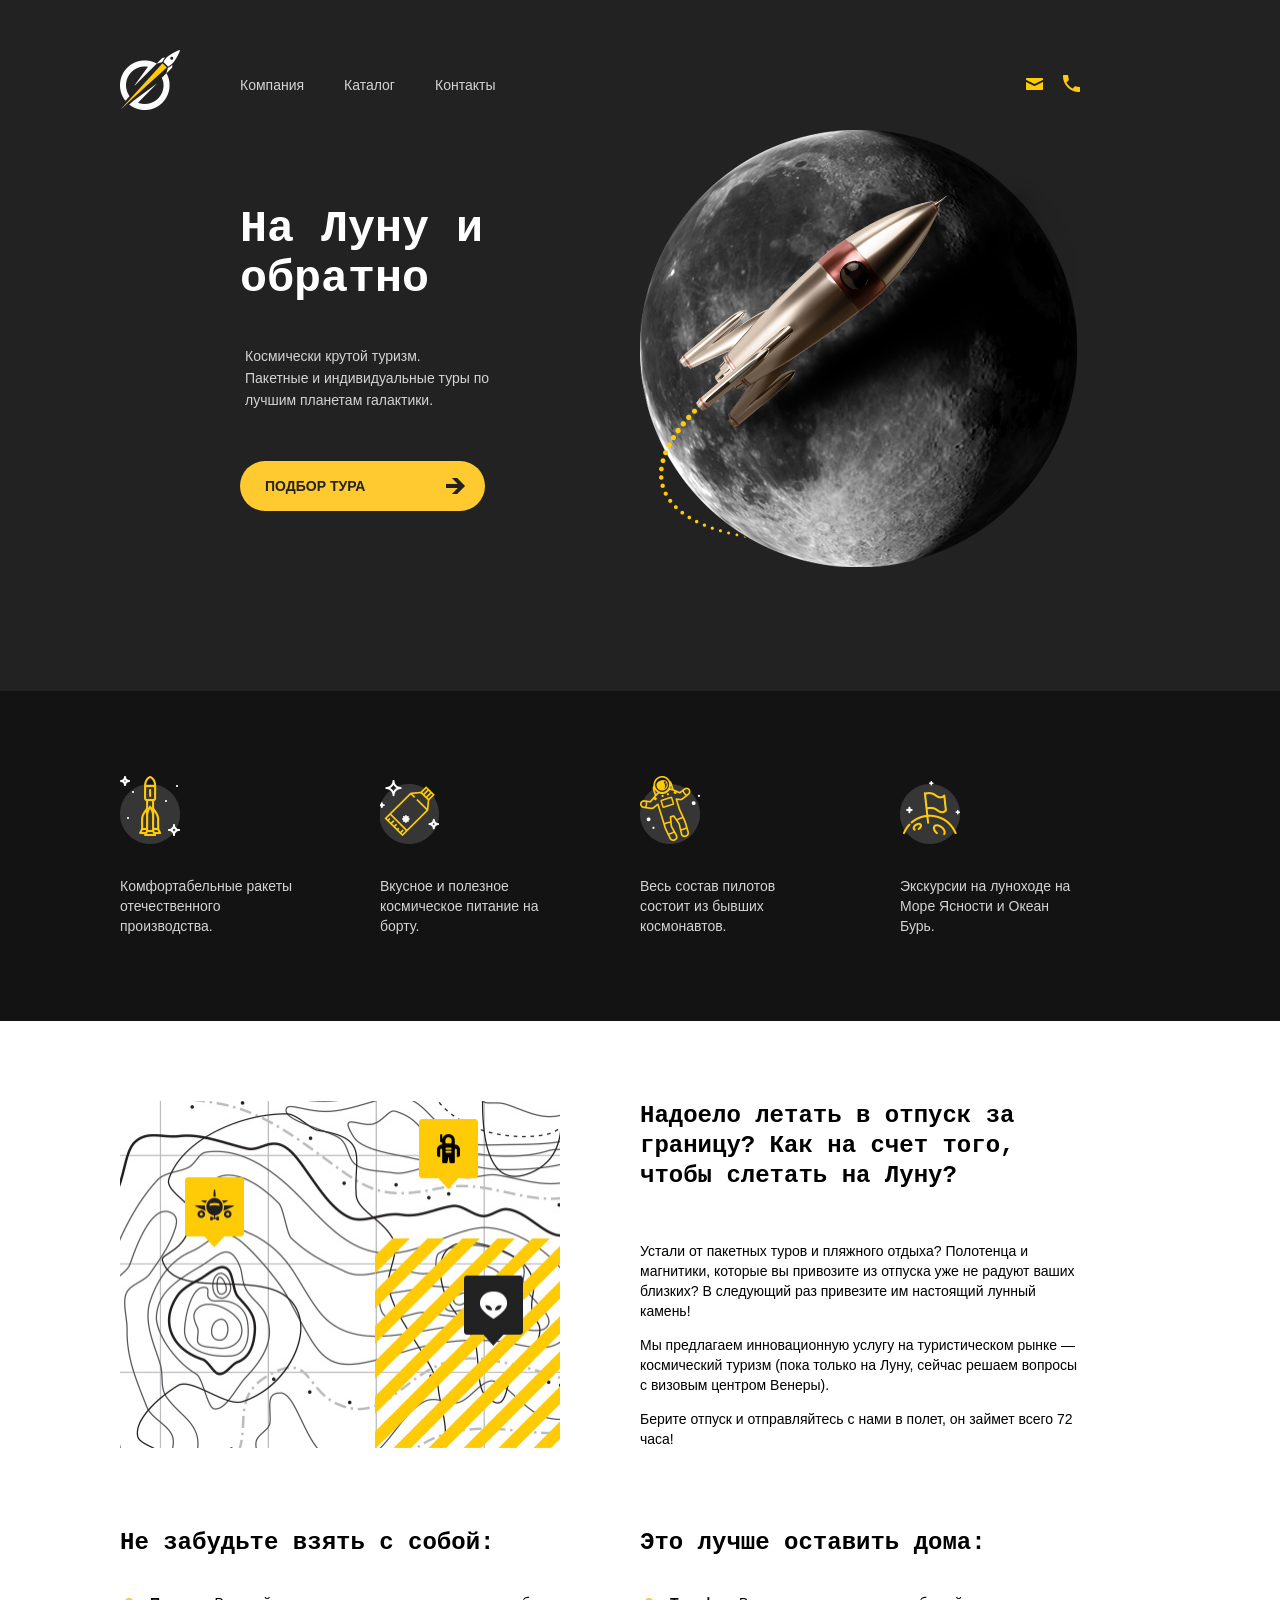
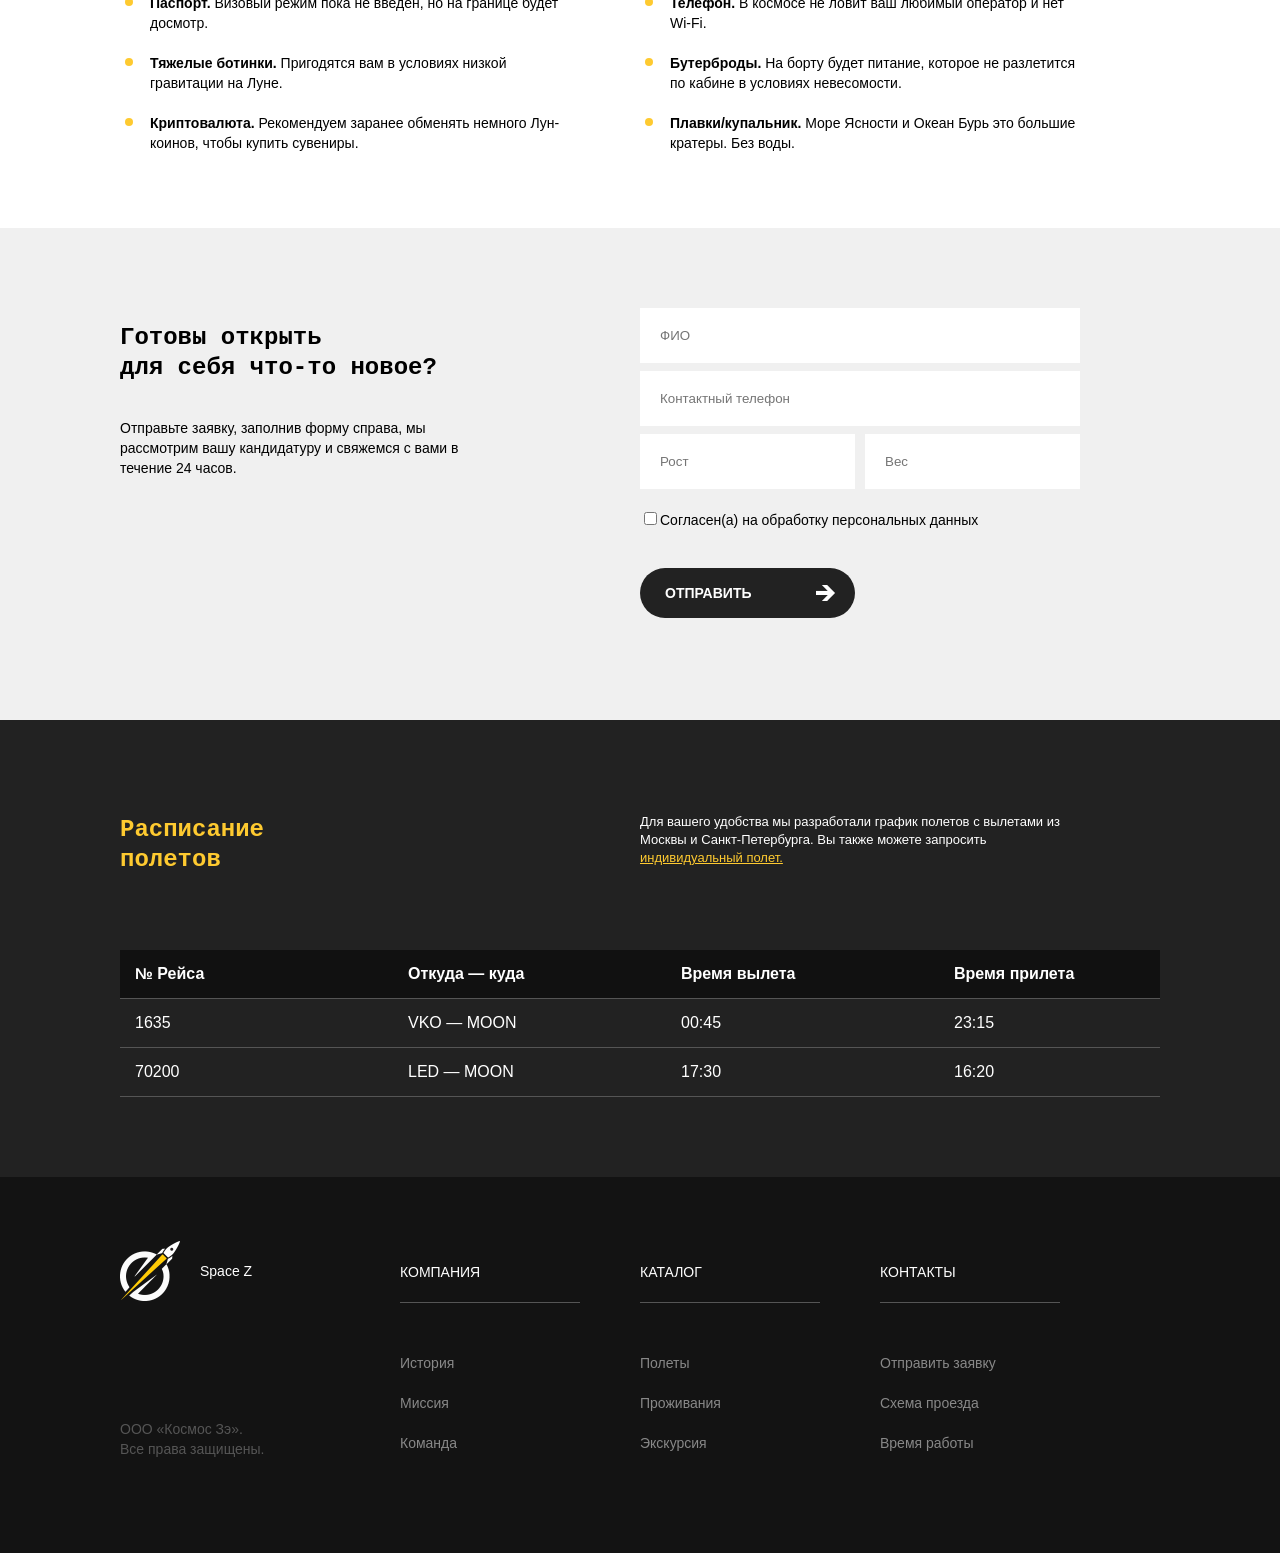
<file: index.html>
<html>
<head>
<meta charset="UTF-8">
<title>На луну и обратно</title>
<link rel="stylesheet" href="css/style.css">
</head>
<body>
<header class="site-header">
<div class="container">
<nav class="main-nav">
<a class="logo">
<img src="img/logo.png" alt="SpaceZ" width="60" height="60">
</a>
<ul class="site-menu">
<li><a href="#">Компания</a></li>
<li><a href="#">Каталог</a></li>
<li><a href="#">Контакты</a></li>
</ul>
<ul class="contacts-menu">
<li>
<a href="#" class="icon icon-mail" title="Написать нам">
<span class="visually-hidden">Написать нам</span>
</a>
</li>
<li>
<a href="#" class="icon icon-phone" title="Позвонить нам">
<span class="visually-hidden">Позвонить нам</span>
</a>
</li>
</ul>
</nav>
<section class="about-us">
<h1>На Луну и обратно</h1>
<p>
Космически крутой туризм.<br>
Пакетные и индивидуальные туры по лучшим планетам галактики.
</p>
<a href="#" class="btn btn-yellow">Подбор тура</a>
</section>
</div>
</header>
<main>
<section class="features">
<div class="container">
<h2 class="visually-hidden">Наши преимущества</h2>
<ul class="features-list">
<li class="feature-made-in-russia">Комфортабельные ракеты отечественного производства.</li>
<li class="feature-food">Вкусное и полезное космическое питание на борту.</li>
<li class="feature-pilots">Весь состав пилотов состоит из бывших космонавтов.</li>
<li class="feature-moon-rover">Экскурсии на луноходе на Море Ясности и Океан Бурь.</li>
</ul>
</div>
</section>

<section class="moon-vacation">
<div class="container columns-container">
<h2 class="visually-hidden">Отпуск на Луне</h2>
<div class="left-column">
<img src="img/map.jpg" alt="Карта путешествия" width="440" height="347">
</div>
<div class="right-column">
<p class="lead"><b>Надоело летать в отпуск за границу? Как на счет того, чтобы слетать на Луну?</b></p>
<p>Устали от пакетных туров и пляжного отдыха? Полотенца и магнитики, которые вы привозите из отпуска уже не радуют ваших близких? В следующий раз привезите им настоящий лунный камень!</p>
<p>Мы предлагаем инновационную услугу на туристическом рынке — космический туризм (пока только на Луну, сейчас решаем вопросы с визовым центром Венеры).</p>
<p>Берите отпуск и отправляйтесь с нами в полет, он займет всего 72 часа!</p>
</div>
</div>
</section>
<section class="recommendations">
<div class="container columns-container">
<h2 class="visually-hidden">Рекомендации для космических туристов</h2>
<div class="left-column">
<h3>Не забудьте взять с собой:</h3>
<ul class="recommendations-list">
<li><strong>Паспорт.</strong> Визовый режим пока не введен, но на границе будет досмотр.</li>
<li><strong>Тяжелые ботинки.</strong> Пригодятся вам в условиях низкой гравитации на Луне.</li>
<li><strong>Криптовалюта.</strong> Рекомендуем заранее обменять немного Лун-коинов, чтобы купить сувениры.</li>
</ul>
</div>
<div class="right-column">
<h3>Это лучше оставить дома:</h3>
<ul class="recommendations-list">
<li><strong>Телефон. </strong>В космосе не ловит ваш любимый оператор и нет Wi-Fi.</li>
<li><strong>Бутерброды.</strong> На борту будет питание, которое не разлетится по кабине в условиях невесомости.</li>
<li><strong>Плавки/купальник.</strong> Море Ясности и Океан Бурь это большие кратеры. Без воды.</li>
</ul>
</div>
</div>
</section>
<section class="vacation-request">
<div class="container columns-container">
<h2 class="visually-hidden">Заявка на тур</h2>
<div class="left-column">
<p class="lead"><b>Готовы открыть <br> для себя что-то новое?</b></p>
<p>Отправьте заявку, заполнив форму справа, мы рассмотрим вашу кандидатуру и свяжемся с вами в течение 24 часов.</p>
</div>
<div class="right-column">
<form class="vacation-request-form" method="post" action="">
<p>
<label for="name" class="visually-hidden">ФИО</label>
<input id="name" name="name" type="text" placeholder="ФИО">
</p>
<p>
<label for="phone" class="visually-hidden">Контактный телефон</label>
<input id="phone" name="phone" type="tel" placeholder="Контактный телефон">
</p>
<p class="half-field">
<label for="height" class="visually-hidden">Рост</label>
<input id="height" name="height" type="text" placeholder="Рост">
</p>
<p class="half-field">
<label for="weight" class="visually-hidden">Вес</label>
<input id="weight" name="weight" type="text" placeholder="Вес">
</p>
<p>
<label><input name="agreement" type="checkbox">Согласен(а) на обработку персональных данных</label>
</p>
<p>
<button class="btn btn-grey" type="submit">Отправить</button>
</p>
</form>
</div>
</div>
</section>
<section class="timetable">
<div class="container">
<div class="timetable-info">
<h2>Расписание полетов</h2>
<p>Для вашего удобства мы разработали график полетов с вылетами из Москвы и Санкт-Петербурга. Вы также можете запросить <a href="#" target="_blank">индивидуальный полет.</a></p>
</div>
<table class="timetable-fligts">
<tr>
<th>№ Рейса</th>
<th>Откуда — куда</th>
<th>Время вылета</th>
<th>Время прилета</th>
</tr>
<tr>
<td>1635</td>
<td>VKO — MOON</td>
<td>00:45</td>
<td>23:15</td>
</tr>
<tr>
<td>70200</td>
<td>LED — MOON</td>
<td>17:30</td>
<td>16:20</td>
</tr>
</table>
</div>
</section>
</main>
<footer class="site-footer">
<div class="container footer-columns-container">
<div class="left-column">
<p class="logo-container">
<a class="logo"><img src="img/logo.png" alt="Логотип SpaceZ" width="60" height="60"></a>
<span class="company-title">Space Z</span>
</p>
<p class="copyrights">
ООО «Космос Зэ».<br>
Все права защищены.
</p>
</div>
<div class="right-column">
<ul class="footer-menu">
<li>
<a class="footer-submenu-title" href="#">Компания</a>
<ul class="footer-submenu">
<li><a href="#">История</a></li>
<li><a href="#">Миссия</a></li>
<li><a href="#">Команда</a></li>
</ul>
</li>
<li>
<a class="footer-submenu-title" href="#">Каталог</a>
<ul class="footer-submenu">
<li><a href="#">Полеты</a></li>
<li><a href="#">Проживания</a></li>
<li><a href="#">Экскурсия</a></li>
</ul>
</li>
<li>
<a class="footer-submenu-title" href="#">Контакты</a>
<ul class="footer-submenu">
<li><a href="#">Отправить заявку</a></li>
<li><a href="#">Схема проезда</a></li>
<li><a href="#">Время работы</a></li>
</ul>
</li>
</ul>
</div>
</div>
</footer>
</body>
</html>
</file>
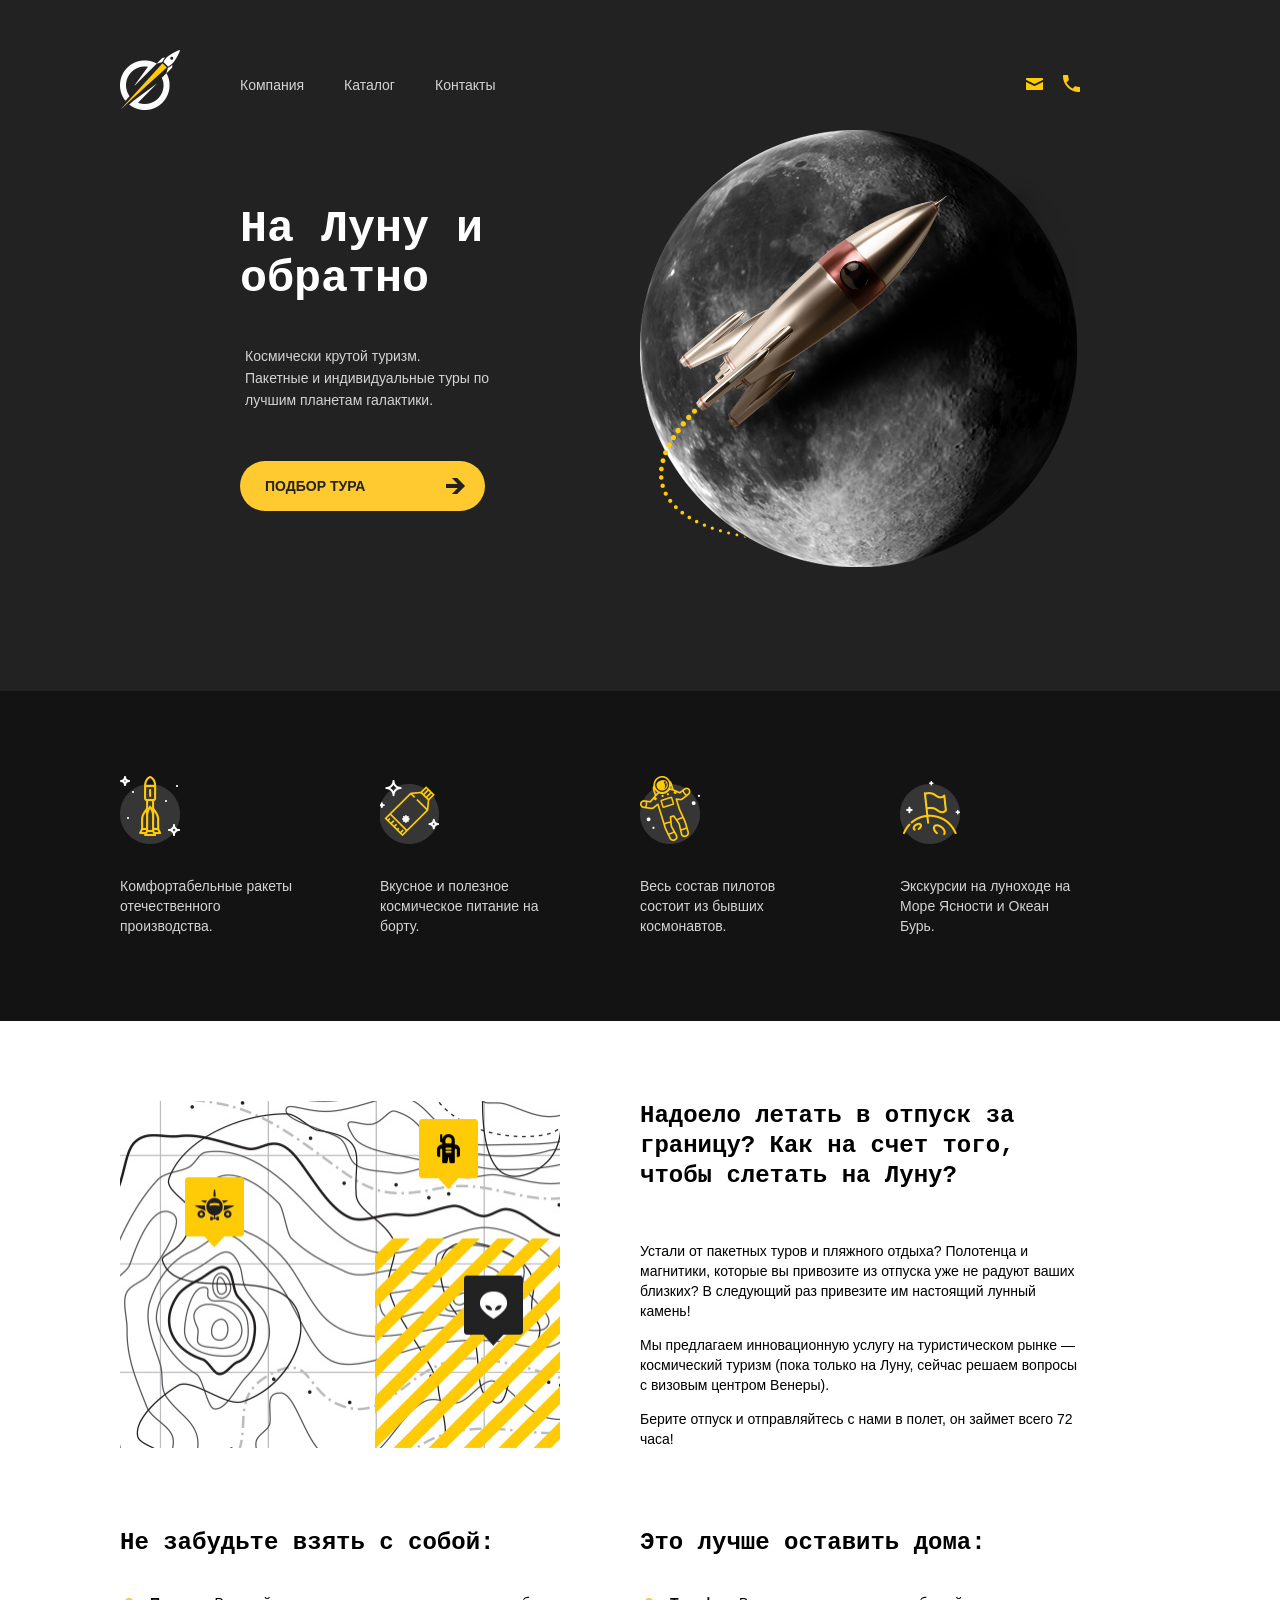
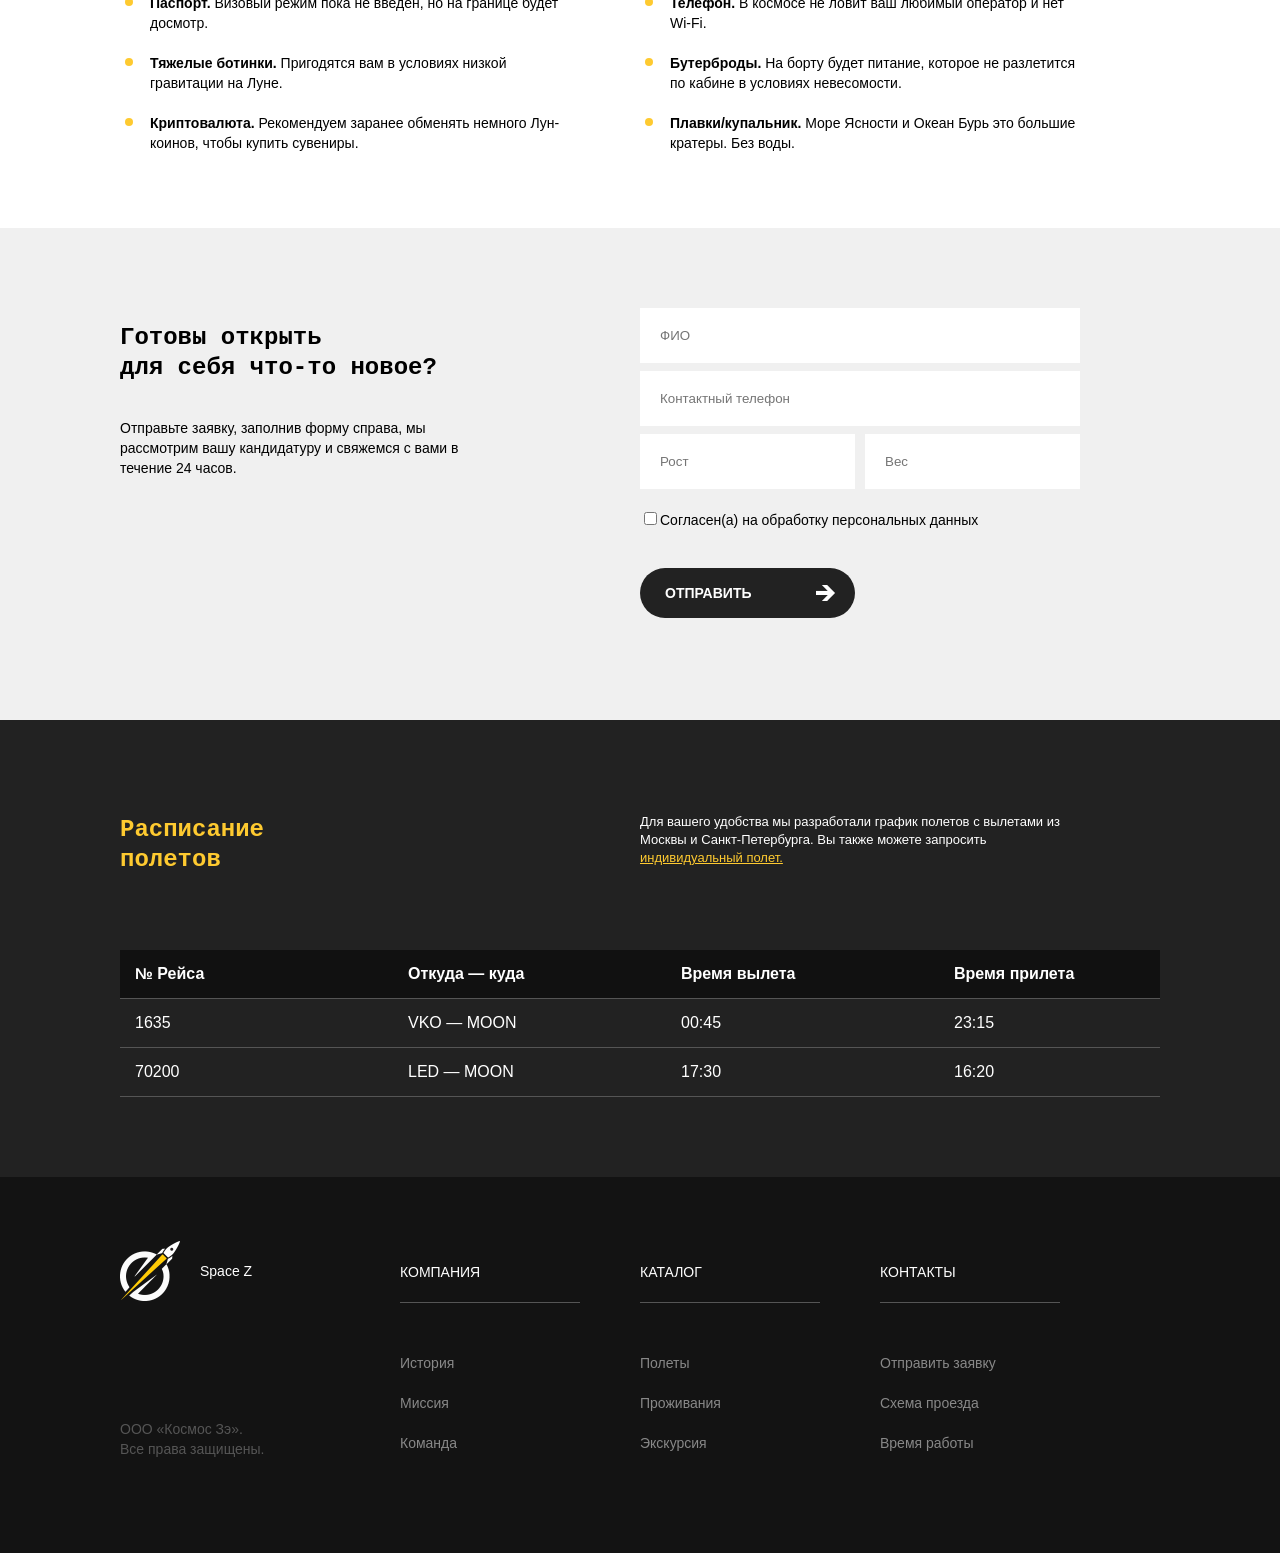
<file: Diary/index.html>
<html>
<head>
<meta charset="UTF-8">
<title>На луну и обратно</title>
<link rel="stylesheet" href="css/style.css">
</head>
<body>
<header class="site-header">
<div class="container">
<nav class="main-nav">
<a class="logo">
<img src="img/logo.png" alt="SpaceZ" width="60" height="60">
</a>
<ul class="site-menu">
<li><a href="#">Компания</a></li>
<li><a href="#">Каталог</a></li>
<li><a href="#">Контакты</a></li>
</ul>
<ul class="contacts-menu">
<li>
<a href="#" class="icon icon-mail" title="Написать нам">
<span class="visually-hidden">Написать нам</span>
</a>
</li>
<li>
<a href="#" class="icon icon-phone" title="Позвонить нам">
<span class="visually-hidden">Позвонить нам</span>
</a>
</li>
</ul>
</nav>
<section class="about-us">
<h1>На Луну и обратно</h1>
<p>
Космически крутой туризм.<br>
Пакетные и индивидуальные туры по лучшим планетам галактики.
</p>
<a href="#" class="btn btn-yellow">Подбор тура</a>
</section>
</div>
</header>
<main>
<section class="features">
<div class="container">
<h2 class="visually-hidden">Наши преимущества</h2>
<ul class="features-list">
<li class="feature-made-in-russia">Комфортабельные ракеты отечественного производства.</li>
<li class="feature-food">Вкусное и полезное космическое питание на борту.</li>
<li class="feature-pilots">Весь состав пилотов состоит из бывших космонавтов.</li>
<li class="feature-moon-rover">Экскурсии на луноходе на Море Ясности и Океан Бурь.</li>
</ul>
</div>
</section>

<section class="moon-vacation">
<div class="container columns-container">
<h2 class="visually-hidden">Отпуск на Луне</h2>
<div class="left-column">
<img src="img/map.jpg" alt="Карта путешествия" width="440" height="347">
</div>
<div class="right-column">
<p class="lead"><b>Надоело летать в отпуск за границу? Как на счет того, чтобы слетать на Луну?</b></p>
<p>Устали от пакетных туров и пляжного отдыха? Полотенца и магнитики, которые вы привозите из отпуска уже не радуют ваших близких? В следующий раз привезите им настоящий лунный камень!</p>
<p>Мы предлагаем инновационную услугу на туристическом рынке — космический туризм (пока только на Луну, сейчас решаем вопросы с визовым центром Венеры).</p>
<p>Берите отпуск и отправляйтесь с нами в полет, он займет всего 72 часа!</p>
</div>
</div>
</section>
<section class="recommendations">
<div class="container columns-container">
<h2 class="visually-hidden">Рекомендации для космических туристов</h2>
<div class="left-column">
<h3>Не забудьте взять с собой:</h3>
<ul class="recommendations-list">
<li><strong>Паспорт.</strong> Визовый режим пока не введен, но на границе будет досмотр.</li>
<li><strong>Тяжелые ботинки.</strong> Пригодятся вам в условиях низкой гравитации на Луне.</li>
<li><strong>Криптовалюта.</strong> Рекомендуем заранее обменять немного Лун-коинов, чтобы купить сувениры.</li>
</ul>
</div>
<div class="right-column">
<h3>Это лучше оставить дома:</h3>
<ul class="recommendations-list">
<li><strong>Телефон. </strong>В космосе не ловит ваш любимый оператор и нет Wi-Fi.</li>
<li><strong>Бутерброды.</strong> На борту будет питание, которое не разлетится по кабине в условиях невесомости.</li>
<li><strong>Плавки/купальник.</strong> Море Ясности и Океан Бурь это большие кратеры. Без воды.</li>
</ul>
</div>
</div>
</section>
<section class="vacation-request">
<div class="container columns-container">
<h2 class="visually-hidden">Заявка на тур</h2>
<div class="left-column">
<p class="lead"><b>Готовы открыть <br> для себя что-то новое?</b></p>
<p>Отправьте заявку, заполнив форму справа, мы рассмотрим вашу кандидатуру и свяжемся с вами в течение 24 часов.</p>
</div>
<div class="right-column">
<form class="vacation-request-form" method="post" action="">
<p>
<label for="name" class="visually-hidden">ФИО</label>
<input id="name" name="name" type="text" placeholder="ФИО">
</p>
<p>
<label for="phone" class="visually-hidden">Контактный телефон</label>
<input id="phone" name="phone" type="tel" placeholder="Контактный телефон">
</p>
<p class="half-field">
<label for="height" class="visually-hidden">Рост</label>
<input id="height" name="height" type="text" placeholder="Рост">
</p>
<p class="half-field">
<label for="weight" class="visually-hidden">Вес</label>
<input id="weight" name="weight" type="text" placeholder="Вес">
</p>
<p>
<label><input name="agreement" type="checkbox">Согласен(а) на обработку персональных данных</label>
</p>
<p>
<button class="btn btn-grey" type="submit">Отправить</button>
</p>
</form>
</div>
</div>
</section>
<section class="timetable">
<div class="container">
<div class="timetable-info">
<h2>Расписание полетов</h2>
<p>Для вашего удобства мы разработали график полетов с вылетами из Москвы и Санкт-Петербурга. Вы также можете запросить <a href="#" target="_blank">индивидуальный полет.</a></p>
</div>
<table class="timetable-fligts">
<tr>
<th>№ Рейса</th>
<th>Откуда — куда</th>
<th>Время вылета</th>
<th>Время прилета</th>
</tr>
<tr>
<td>1635</td>
<td>VKO — MOON</td>
<td>00:45</td>
<td>23:15</td>
</tr>
<tr>
<td>70200</td>
<td>LED — MOON</td>
<td>17:30</td>
<td>16:20</td>
</tr>
</table>
</div>
</section>
</main>

<footer class="site-footer">
<div class="container footer-columns-container">
<div class="left-column">
<p class="logo-container">
<a class="logo"><img src="img/logo.png" alt="Логотип SpaceZ" width="60" height="60"></a>
<span class="company-title">Space Z</span>
</p>
<p class="copyrights">
ООО «Космос Зэ».<br>
Все права защищены.
</p>
</div>
<div class="right-column">
<ul class="footer-menu">
<li>
<a class="footer-submenu-title" href="#">Компания</a>
<ul class="footer-submenu">
<li><a href="#">История</a></li>
<li><a href="#">Миссия</a></li>
<li><a href="#">Команда</a></li>
</ul>
</li>
<li>
<a class="footer-submenu-title" href="#">Каталог</a>
<ul class="footer-submenu">
<li><a href="#">Полеты</a></li>
<li><a href="#">Проживания</a></li>
<li><a href="#">Экскурсия</a></li>
</ul>
</li>
<li>
<a class="footer-submenu-title" href="#">Контакты</a>
<ul class="footer-submenu">
<li><a href="#">Отправить заявку</a></li>
<li><a href="#">Схема проезда</a></li>
<li><a href="#">Время работы</a></li>
</ul>
</li>
</ul>
</div>
</div>
</footer>
</body>
</html>
</file>
<file: css/style.css>
body {
  margin: 0;
  padding: 0;

  font-size: 14px;
  line-height: 20px;
  font-family: Verdana, sans-serif;
  color: #000000;

  background-color: #ffffff;
}

.container {
  width: 1040px;
  margin: 0 auto;
  padding: 0;
}

.visually-hidden {
  position: absolute;
  width: 1px;
  height: 1px;
  margin: -1px;
  padding: 0;

  border: 0;
  clip: rect(0 0 0 0);
  overflow: hidden;
}

.site-header {
  color: #ffffff;

  background-color: #222222;
}

.site-header .container {
  min-height: 400px;
  padding-top: 50px;
  padding-bottom: 180px;

  background-image: url("../img/moon-rocket.png");
  background-repeat: no-repeat;
  background-position: 520px 130px;
}

.main-nav {
  display: flex;
  margin-bottom: 95px;
}

.logo {
  width: 60px;
  height: 60px;
  margin-right: 60px;
}

.site-menu {
  display: flex;
  flex-wrap: wrap;
  width: 660px;
  margin: 0;
  margin-top: 25px;
  padding: 0;

  list-style: none;
}

.site-menu a {
  display: block;
  margin-right: 40px;

  font-size: 14px;
  text-decoration: none;
  color: #d4d4d4;
}

.site-menu a:hover {
  color: white;
}

.site-menu a:active {
  color: #ccc;
}

.contacts-menu {
  display: flex;
  flex-wrap: wrap;
  max-width: 180px;
  margin: 0;
  margin-top: 25px;
  margin-left: auto;
  margin-right: 80px;
  padding: 0;

  list-style: none;
}

.contacts-menu li {
  margin-left: 20px;
}

.contacts-menu a:hover {
  opacity: 0.8;
}

.contacts-menu a:active {
  opacity: 0.4;
}

.contacts-menu .icon {
  display: block;
  width: 17px;
  height: 17px;
}

.contacts-menu .icon-mail {
  background-image: url(../img/mail-icon.png);
  background-repeat: no-repeat;
  background-position: 0 50%;
}

.contacts-menu .icon-phone {
  background-image: url(../img/phone-icon.png);
  background-repeat: no-repeat;
  background-position: 0 50%;
}

.about-us {
  width: 300px;
  padding-left: 120px;
}

.about-us h1 {
  margin: 0;
  margin-bottom: 40px;
  padding: 0;

  font-size: 45px;
  line-height: 50px;
  font-family: "Courier New", monospace;
  color: white;
}

.about-us p {
  margin: 0;
  margin-bottom: 50px;
  padding-left: 5px;

  font-size: 14px;
  line-height: 22px;
  color: #d4d4d4;
}

.btn {
  position: relative;

  display: inline-block;
  width: 195px;
  padding: 0 25px;

  font-weight: bold;
  font-size: 14px;
  line-height: 50px;
  text-decoration: none;
  text-transform: uppercase;
  vertical-align: top;
  color: #222222;

  cursor: pointer;
  border: none;
  border-radius: 50px;
}

.btn::after {
  content: "";

  position: absolute;
  right: 20px;
  top: 17px;

  width: 19px;
  height: 16px;

  background-image: url(../img/right-arrow-dark.png);
  background-repeat: no-repeat;
  background-position: 0 0;
}

.btn-yellow {
  background-color: #feca30;
}

.btn-yellow:hover {
  background-color: white;
}

.btn-yellow:active {
  background-color: #c1a300;
}

.btn-grey {
  width: 215px;

  color: white;

  background-color: #222222;

}

.btn-grey::after {
  background-image: url(../img/right-arrow-white.png);
}

.btn-grey:hover {
  background-color: #676767;
}

.btn-grey:active {
  background-color: #ccc;
}

.features {
  padding: 85px 0;

  background-color: #131313;

  color: #ffffff;
}

.features-list {
  display: flex;
  justify-content: space-between;
  flex-wrap: wrap;

  margin: 0;
  padding: 0;

  list-style: none;
}

.features-list li {
  position: relative;

  width: 180px;
  margin-right: 80px;
  padding-top: 100px;

  font-size: 14px;
  line-height: 20px;
  color: #d4d4d4;
}

.features-list li::after {
  content: "";

  position: absolute;
  top: 0;
  left: 0;

  width: 60px;
  height: 68px;
}

.feature-made-in-russia::after {
  background-image: url(../img/advantage-icon-1.png);
}

.feature-food::after {
  background-image: url(../img/advantage-icon-2.png);
}

.feature-pilots::after {
  background-image: url(../img/advantage-icon-3.png);
}

.feature-moon-rover::after {
  background-image: url(../img/advantage-icon-4.png);
}

.columns-container {
  display: flex;
}

.columns-container .left-column {
  width: 440px;
  margin-right: 80px;
}

.columns-container .right-column {
  width: 440px;
}

.moon-vacation {
  padding-top: 80px;
  padding-bottom: 45px;
}

.moon-vacation .lead {
  margin-top: 0;
  margin-bottom: 50px;

  font-weight: bold;
  font-size: 24px;
  line-height: 30px;
  font-family: "Courier New", monospace;
}

.recommendations {
  padding-top: 20px;
  padding-bottom: 55px;
}

.recommendations h3 {
  margin-top: 0;
  margin-bottom: 35px;
  
  font-weight: bold;
  font-size: 24px;
  line-height: 30px;
  font-family: "Courier New", monospace;
}

.recommendations-list {
  margin: 0;
  padding: 0;
  padding-left: 30px;

  list-style: none;
}

.recommendations-list li {
  position: relative;

  margin-bottom: 20px;
}

.recommendations-list li::before {
  content: "";

  position: absolute;
  left: -25px;
  top: 5px;

  width: 8px;
  height: 8px;

  border-radius: 50%;
  background-color: #feca30;
}

.vacation-request {
  padding: 80px 0;
  color: #000000;
  background-color: #f0f0f0;
}

.vacation-request .lead {
  margin-top: 15px;
  margin-bottom: 35px;
  
  font-weight: bold;
  font-size: 24px;
  line-height: 30px;
  font-family: "Courier New", monospace;
}

.vacation-request p {
  width: 340px;
}

.vacation-request-form {
  display: flex;
  flex-wrap: wrap;
  justify-content: space-between;
}

.vacation-request-form p {
  width: 100%;
  margin: 0;
  margin-bottom: 8px;
}

.vacation-request-form .half-field {
  width: 215px;
  margin-bottom: 20px;
}

.vacation-request-form input[type="text"],
.vacation-request-form input[type="tel"] {
  box-sizing: border-box;
  width: 100%;
  padding: 20px;

  border: 0;
}

.vacation-request-form .btn {
  margin-top: 30px;
  text-align: left;
}

.timetable {
  padding: 80px 0;

  color: #ffffff;

  background-color: #222222;
}

.timetable-info {
  display: flex;
  justify-content: flex-start;
  margin-bottom: 55px;
}

.timetable-info h2 {
  width: 180px;
  margin-top: 15px;

  font-weight: bold;
  font-size: 24px;
  line-height: 30px;
  font-family: "Courier New", monospace;
  color: #feca30;
}

.timetable-info p {
  width: 440px;
  padding-top: 0;
  margin-left: auto;
  margin-right: 80px;

  font-size: 13px;
  line-height: 18px;
}

.timetable-info a {
  color: #feca30;
}

.timetable-info a:hover {
  color: white;
}

.timetable-info a:active {
  color: #cccccc;
}

.timetable-fligts {
  width: 100%;

  border-collapse: collapse;
}

.timetable-fligts tr {
  color: white;

  border-bottom: 1px solid #555555;
  background-color: #222222;
}

.timetable-fligts th {
  width: 180px;
  padding: 15px;

  color: white;
  text-align: left;

  background-color: #111111;
}

.timetable-fligts td {
  width: 180px;
  padding: 15px;

  color: white;
  text-transform: uppercase;
}

.timetable-fligts th:last-child {
  width: 140px;
}

.timetable-fligts td:last-child {
  width: 140px;
}

.site-footer {
  padding-top: 50px;
  padding-bottom: 80px;

  color: #ffffff;

  background-color: #131313;
}


.footer-columns-container {
  display: flex;
}

.footer-columns-container .left-column {
  display: flex;
  flex-direction: column;
  width: 180px;
  margin-right: 100px;
}

.footer-columns-container .right-column {
  width: 720px;
  padding-top: 35px;
}

.logo-container {
  display: flex;
  align-items: center;
  padding: 0;
}

.logo-container .logo {
  margin-left: 0;
  margin-right: 20px;
}

.logo-container p {
  font-size: 14px;
}

.copyrights {
  margin-top: auto;

  color: #555555;
}

.footer-menu {
  display: flex;

  margin: 0;
  padding: 0;

  list-style: none;
}

.footer-menu > li {
  width: 180px;
  margin-right: 60px;
}

.footer-submenu-title {
  display: block;
  margin-bottom: 50px;
  padding-bottom: 20px;

  font-size: 14px;
  color: white;
  text-transform: uppercase;
  text-decoration: none;

  border-bottom: 1px solid #555555;
}

.footer-submenu {
  margin: 0;
  padding: 0;

  list-style: none;
}

.footer-submenu > li {
  margin-bottom: 20px;
}

.footer-submenu a {
  text-decoration: none;
  color: #888888;
}

.footer-nav a:hover {
  color: white;
}

.footer-nav a:active {
  color: #ccc;
}
</file>
<file: Diary/css/style.css>
body {
  margin: 0;
  padding: 0;

  font-size: 14px;
  line-height: 20px;
  font-family: Verdana, sans-serif;
  color: #000000;

  background-color: #ffffff;
}

.container {
  width: 1040px;
  margin: 0 auto;
  padding: 0;
}

.visually-hidden {
  position: absolute;
  width: 1px;
  height: 1px;
  margin: -1px;
  padding: 0;

  border: 0;
  clip: rect(0 0 0 0);
  overflow: hidden;
}

.site-header {
  color: #ffffff;

  background-color: #222222;
}

.site-header .container {
  min-height: 400px;
  padding-top: 50px;
  padding-bottom: 180px;

  background-image: url("../img/moon-rocket.png");
  background-repeat: no-repeat;
  background-position: 520px 130px;
}

.main-nav {
  display: flex;
  margin-bottom: 95px;
}

.logo {
  width: 60px;
  height: 60px;
  margin-right: 60px;
}

.site-menu {
  display: flex;
  flex-wrap: wrap;
  width: 660px;
  margin: 0;
  margin-top: 25px;
  padding: 0;

  list-style: none;
}

.site-menu a {
  display: block;
  margin-right: 40px;

  font-size: 14px;
  text-decoration: none;
  color: #d4d4d4;
}

.site-menu a:hover {
  color: white;
}

.site-menu a:active {
  color: #ccc;
}

.contacts-menu {
  display: flex;
  flex-wrap: wrap;
  max-width: 180px;
  margin: 0;
  margin-top: 25px;
  margin-left: auto;
  margin-right: 80px;
  padding: 0;

  list-style: none;
}

.contacts-menu li {
  margin-left: 20px;
}

.contacts-menu a:hover {
  opacity: 0.8;
}

.contacts-menu a:active {
  opacity: 0.4;
}

.contacts-menu .icon {
  display: block;
  width: 17px;
  height: 17px;
}

.contacts-menu .icon-mail {
  background-image: url(../img/mail-icon.png);
  background-repeat: no-repeat;
  background-position: 0 50%;
}

.contacts-menu .icon-phone {
  background-image: url(../img/phone-icon.png);
  background-repeat: no-repeat;
  background-position: 0 50%;
}

.about-us {
  width: 300px;
  padding-left: 120px;
}

.about-us h1 {
  margin: 0;
  margin-bottom: 40px;
  padding: 0;

  font-size: 45px;
  line-height: 50px;
  font-family: "Courier New", monospace;
  color: white;
}

.about-us p {
  margin: 0;
  margin-bottom: 50px;
  padding-left: 5px;

  font-size: 14px;
  line-height: 22px;
  color: #d4d4d4;
}

.btn {
  position: relative;

  display: inline-block;
  width: 195px;
  padding: 0 25px;

  font-weight: bold;
  font-size: 14px;
  line-height: 50px;
  text-decoration: none;
  text-transform: uppercase;
  vertical-align: top;
  color: #222222;

  cursor: pointer;
  border: none;
  border-radius: 50px;
}

.btn::after {
  content: "";

  position: absolute;
  right: 20px;
  top: 17px;

  width: 19px;
  height: 16px;

  background-image: url(../img/right-arrow-dark.png);
  background-repeat: no-repeat;
  background-position: 0 0;
}

.btn-yellow {
  background-color: #feca30;
}

.btn-yellow:hover {
  background-color: white;
}

.btn-yellow:active {
  background-color: #c1a300;
}

.btn-grey {
  width: 215px;

  color: white;

  background-color: #222222;

}

.btn-grey::after {
  background-image: url(../img/right-arrow-white.png);
}

.btn-grey:hover {
  background-color: #676767;
}

.btn-grey:active {
  background-color: #ccc;
}

.features {
  padding: 85px 0;

  background-color: #131313;

  color: #ffffff;
}

.features-list {
  display: flex;
  justify-content: space-between;
  flex-wrap: wrap;

  margin: 0;
  padding: 0;

  list-style: none;
}

.features-list li {
  position: relative;

  width: 180px;
  margin-right: 80px;
  padding-top: 100px;

  font-size: 14px;
  line-height: 20px;
  color: #d4d4d4;
}

.features-list li::after {
  content: "";

  position: absolute;
  top: 0;
  left: 0;

  width: 60px;
  height: 68px;
}

.feature-made-in-russia::after {
  background-image: url(../img/advantage-icon-1.png);
}

.feature-food::after {
  background-image: url(../img/advantage-icon-2.png);
}

.feature-pilots::after {
  background-image: url(../img/advantage-icon-3.png);
}

.feature-moon-rover::after {
  background-image: url(../img/advantage-icon-4.png);
}

.columns-container {
  display: flex;
}

.columns-container .left-column {
  width: 440px;
  margin-right: 80px;
}

.columns-container .right-column {
  width: 440px;
}

.moon-vacation {
  padding-top: 80px;
  padding-bottom: 45px;
}

.moon-vacation .lead {
  margin-top: 0;
  margin-bottom: 50px;

  font-weight: bold;
  font-size: 24px;
  line-height: 30px;
  font-family: "Courier New", monospace;
}

.recommendations {
  padding-top: 20px;
  padding-bottom: 55px;
}

.recommendations h3 {
  margin-top: 0;
  margin-bottom: 35px;
  
  font-weight: bold;
  font-size: 24px;
  line-height: 30px;
  font-family: "Courier New", monospace;
}

.recommendations-list {
  margin: 0;
  padding: 0;
  padding-left: 30px;

  list-style: none;
}

.recommendations-list li {
  position: relative;

  margin-bottom: 20px;
}

.recommendations-list li::before {
  content: "";

  position: absolute;
  left: -25px;
  top: 5px;

  width: 8px;
  height: 8px;

  border-radius: 50%;
  background-color: #feca30;
}

.vacation-request {
  padding: 80px 0;
  color: #000000;
  background-color: #f0f0f0;
}

.vacation-request .lead {
  margin-top: 15px;
  margin-bottom: 35px;
  
  font-weight: bold;
  font-size: 24px;
  line-height: 30px;
  font-family: "Courier New", monospace;
}

.vacation-request p {
  width: 340px;
}

.vacation-request-form {
  display: flex;
  flex-wrap: wrap;
  justify-content: space-between;
}

.vacation-request-form p {
  width: 100%;
  margin: 0;
  margin-bottom: 8px;
}

.vacation-request-form .half-field {
  width: 215px;
  margin-bottom: 20px;
}

.vacation-request-form input[type="text"],
.vacation-request-form input[type="tel"] {
  box-sizing: border-box;
  width: 100%;
  padding: 20px;

  border: 0;
}

.vacation-request-form .btn {
  margin-top: 30px;
  text-align: left;
}

.timetable {
  padding: 80px 0;

  color: #ffffff;

  background-color: #222222;
}

.timetable-info {
  display: flex;
  justify-content: flex-start;
  margin-bottom: 55px;
}

.timetable-info h2 {
  width: 180px;
  margin-top: 15px;

  font-weight: bold;
  font-size: 24px;
  line-height: 30px;
  font-family: "Courier New", monospace;
  color: #feca30;
}

.timetable-info p {
  width: 440px;
  padding-top: 0;
  margin-left: auto;
  margin-right: 80px;

  font-size: 13px;
  line-height: 18px;
}

.timetable-info a {
  color: #feca30;
}

.timetable-info a:hover {
  color: white;
}

.timetable-info a:active {
  color: #cccccc;
}

.timetable-fligts {
  width: 100%;

  border-collapse: collapse;
}

.timetable-fligts tr {
  color: white;

  border-bottom: 1px solid #555555;
  background-color: #222222;
}

.timetable-fligts th {
  width: 180px;
  padding: 15px;

  color: white;
  text-align: left;

  background-color: #111111;
}

.timetable-fligts td {
  width: 180px;
  padding: 15px;

  color: white;
  text-transform: uppercase;
}

.timetable-fligts th:last-child {
  width: 140px;
}

.timetable-fligts td:last-child {
  width: 140px;
}

.site-footer {
  padding-top: 50px;
  padding-bottom: 80px;

  color: #ffffff;

  background-color: #131313;
}


.footer-columns-container {
  display: flex;
}

.footer-columns-container .left-column {
  display: flex;
  flex-direction: column;
  width: 180px;
  margin-right: 100px;
}

.footer-columns-container .right-column {
  width: 720px;
  padding-top: 35px;
}

.logo-container {
  display: flex;
  align-items: center;
  padding: 0;
}

.logo-container .logo {
  margin-left: 0;
  margin-right: 20px;
}

.logo-container p {
  font-size: 14px;
}

.copyrights {
  margin-top: auto;

  color: #555555;
}

.footer-menu {
  display: flex;

  margin: 0;
  padding: 0;

  list-style: none;
}

.footer-menu > li {
  width: 180px;
  margin-right: 60px;
}

.footer-submenu-title {
  display: block;
  margin-bottom: 50px;
  padding-bottom: 20px;

  font-size: 14px;
  color: white;
  text-transform: uppercase;
  text-decoration: none;

  border-bottom: 1px solid #555555;
}

.footer-submenu {
  margin: 0;
  padding: 0;

  list-style: none;
}

.footer-submenu > li {
  margin-bottom: 20px;
}

.footer-submenu a {
  text-decoration: none;
  color: #888888;
}

.footer-nav a:hover {
  color: white;
}

.footer-nav a:active {
  color: #ccc;
}
</file>
